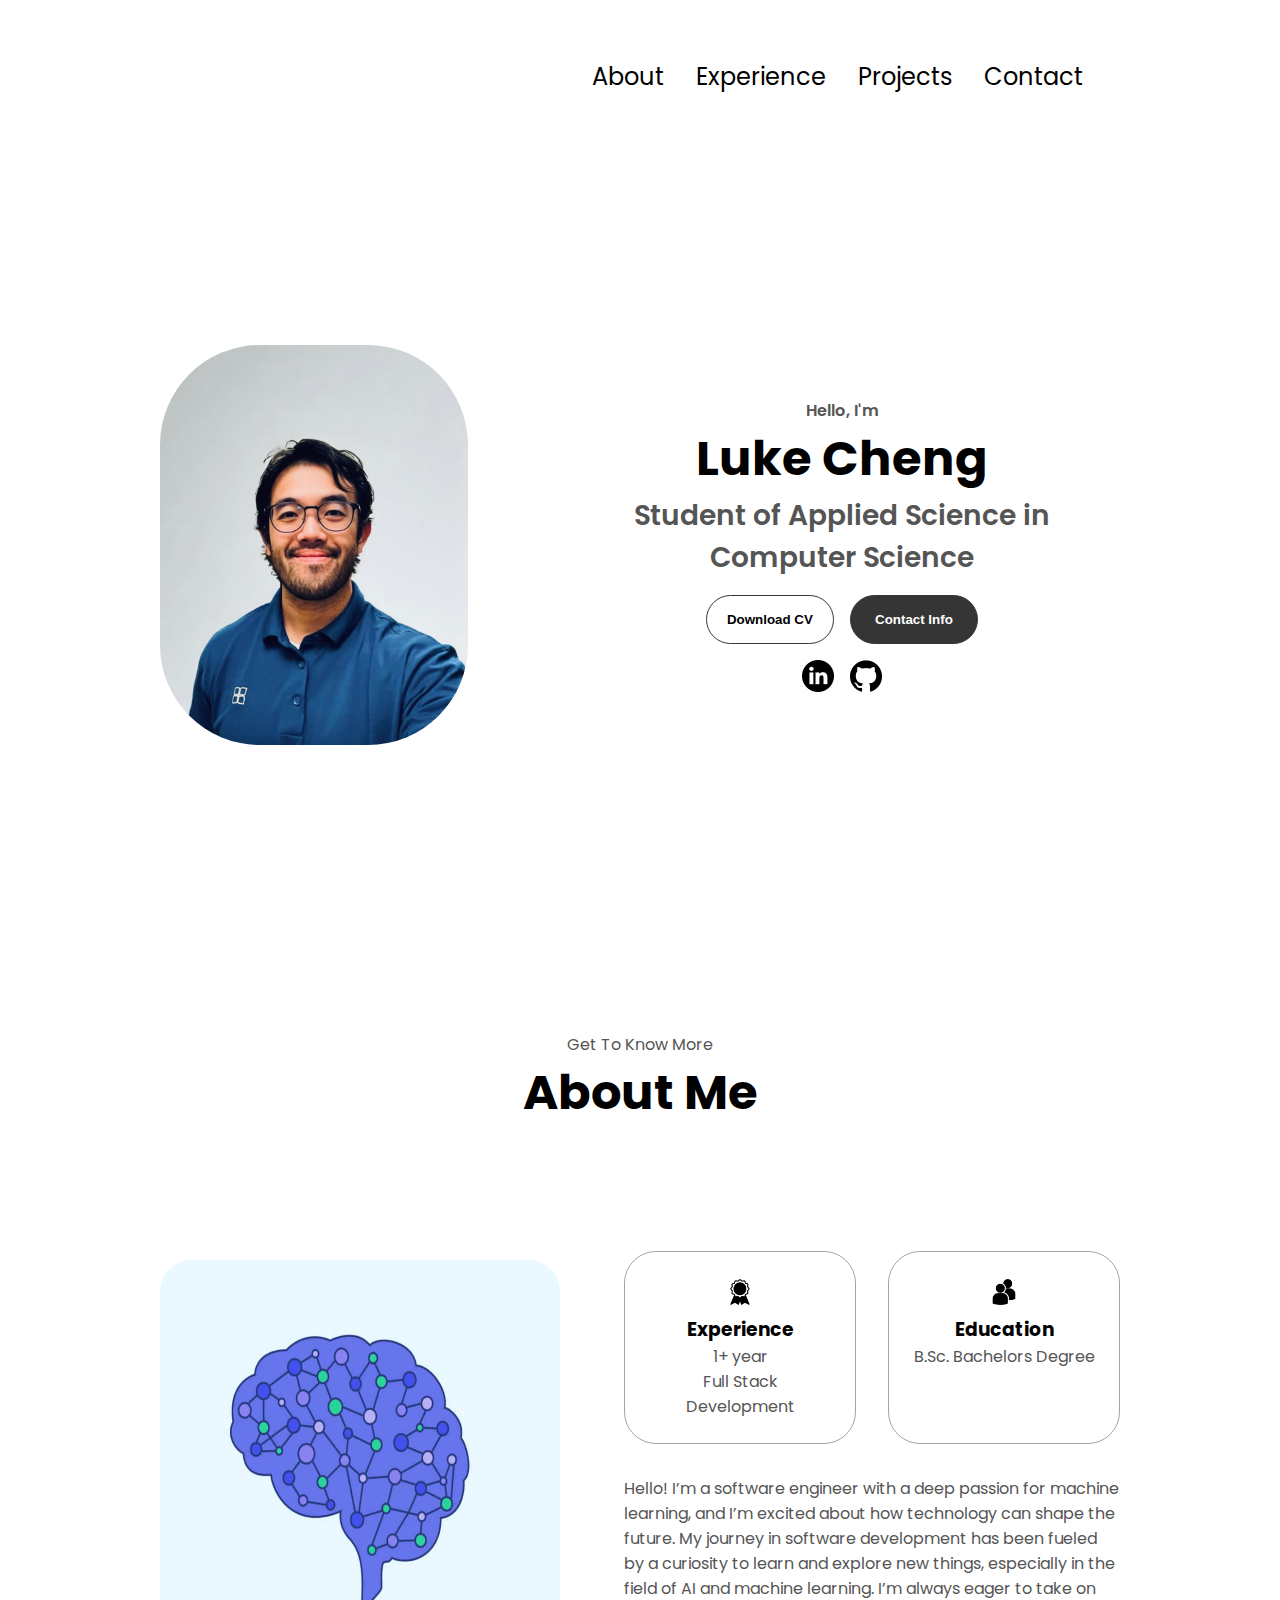
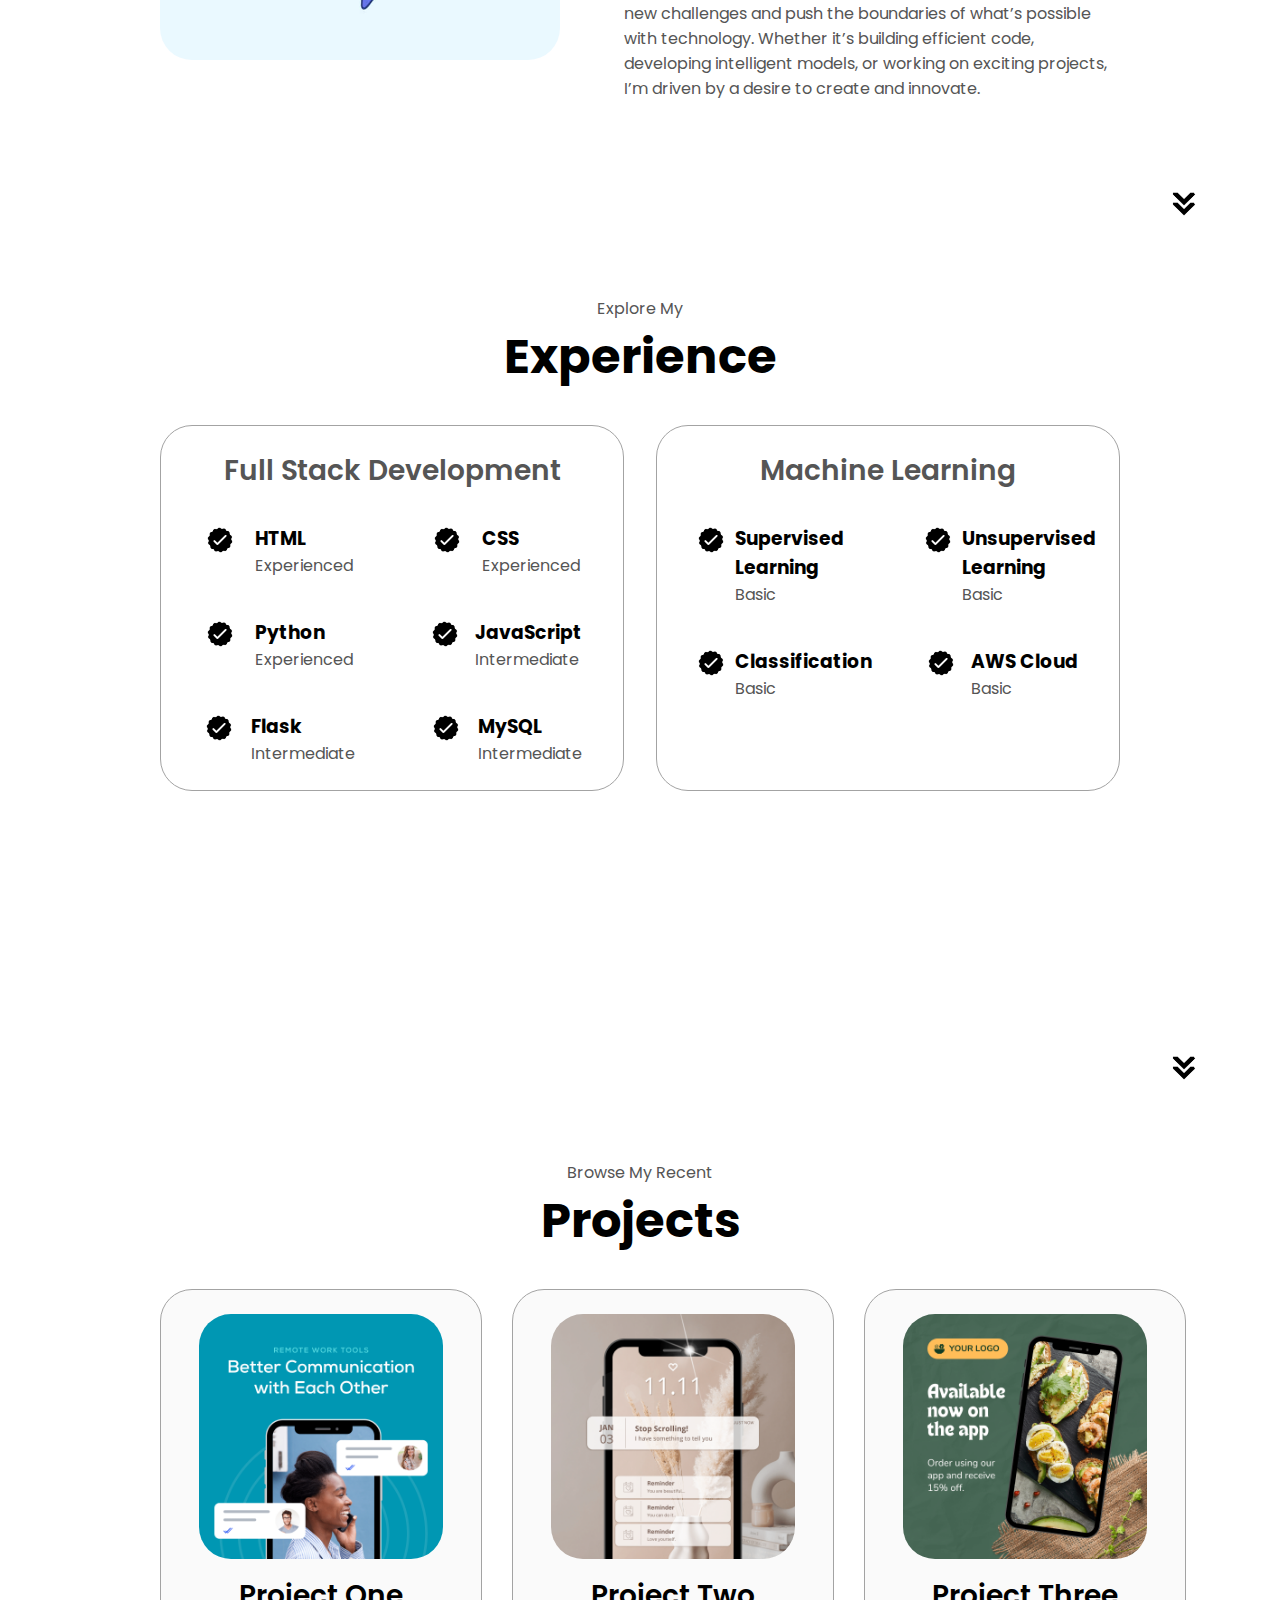
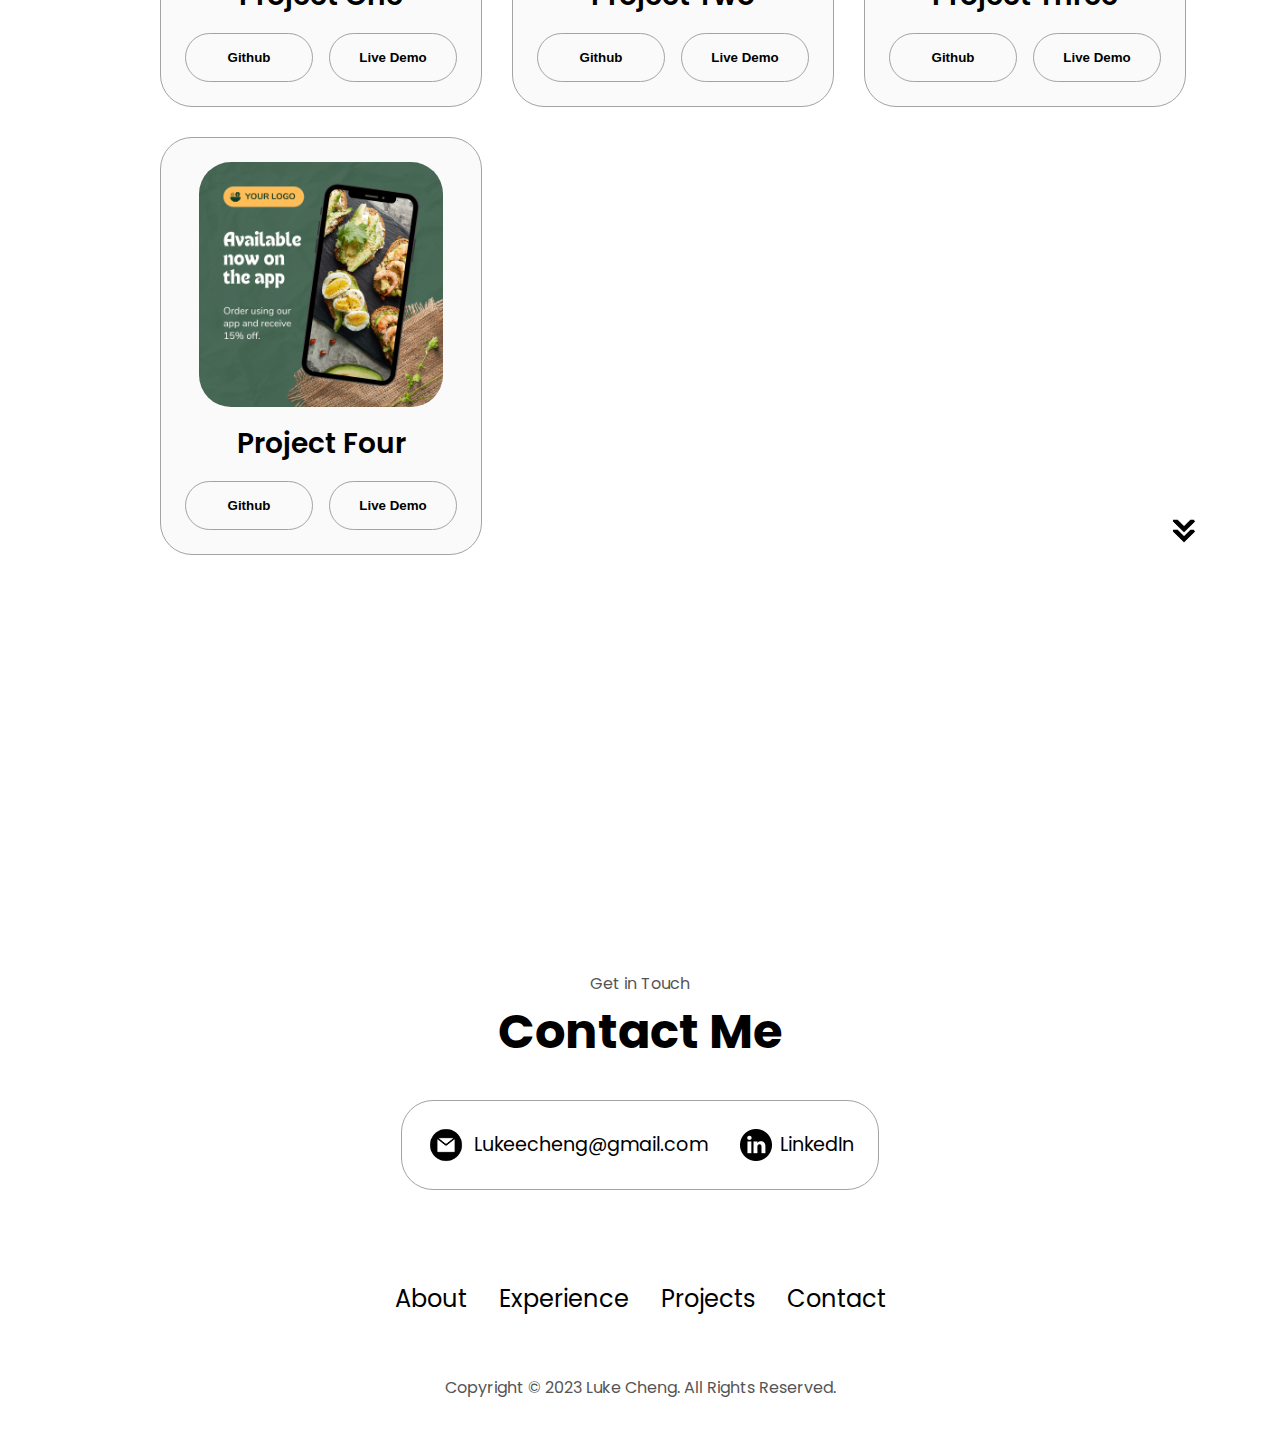
<file: index.html>
<!DOCTYPE html>
<html lang="en">
  <head>
    <meta charset="UTF-8" />
    <meta http-equiv="X-UA-Compatible" content="IE=edge" />
    <meta name="viewport" content="width=device-width, initial-scale=1.0" />
    <title>Luke's Portfolio</title>
    <link rel="stylesheet" href="style.css" />
    <link rel="stylesheet" href="mediaqueries.css" />
  </head>
  <body>
    <nav id="desktop-nav">
      <div class="logo"></div>
      <div>
        <ul class="nav-links">
          <li><a href="#about">About</a></li>
          <li><a href="#experience">Experience</a></li>
          <li><a href="#projects">Projects</a></li>
          <li><a href="#contact">Contact</a></li>
        </ul>
      </div>
    </nav>
    <nav id="hamburger-nav">
      <div class="logo"></div>
      <div class="hamburger-menu">
        <div class="hamburger-icon" onclick="toggleMenu()">
          <span></span>
          <span></span>
          <span></span>
        </div>
        <div class="menu-links">
          <li><a href="#about" onclick="toggleMenu()">About</a></li>
          <li><a href="#experience" onclick="toggleMenu()">Experience</a></li>
          <li><a href="#projects" onclick="toggleMenu()">Projects</a></li>
          <li><a href="#contact" onclick="toggleMenu()">Contact</a></li>
        </div>
      </div>
    </nav>
    <section id="profile">
      <div class="section__pic-container">
        <img id="profile-picture" src="./assets/profile.jpeg" alt="Luke Cheng profile picture" />
      </div>
      <div class="section__text">
        <p class="section__text__p1">Hello, I'm</p>
        <h1 class="title">Luke Cheng</h1>
        <p class="section__text__p2">Student of Applied Science in Computer Science</p>
        <div class="btn-container">
          <button
            class="btn btn-color-2"
            onclick="window.open('./assets/resume.pdf')"
          >
            Download CV
          </button>
          <button class="btn btn-color-1" onclick="location.href='./#contact'">
            Contact Info
          </button>
        </div>
        <div id="socials-container">
          <img
            src="./assets/linkedin.png"
            alt="My LinkedIn profile"
            class="icon"
            onclick="location.href='https://www.linkedin.com/in/lukee-cheng/'"
          />
          <img
            src="./assets/github.png"
            alt="My Github profile"
            class="icon"
            onclick="location.href='https://github.com/lukeckk'"
          />
        </div>
      </div>
    </section>
    <section id="about">
      <p class="section__text__p1">Get To Know More</p>
      <h1 class="title">About Me</h1>
      <div class="section-container">
        <div class="section__pic-container">
          <img
            src="./assets/brain.png"
            alt="Profile picture"
            class="about-pic"
            width="400"
          />
        </div>
        <div class="about-details-container">
          <div class="about-containers">
            <div class="details-container">
              <img
                src="./assets/experience.png"
                alt="Experience icon"
                class="icon"
              />
              <h3>Experience</h3>
              <p>1+ year <br />Full Stack Development</p>
            </div>
            <div class="details-container">
              <img
                src="./assets/education.png"
                alt="Education icon"
                class="icon"
              />
              <h3>Education</h3>
              <p>B.Sc. Bachelors Degree</p>
            </div>
          </div>
          <div class="text-container">
            <p>
              Hello! I’m a software engineer with a deep passion for machine learning, and I’m excited about how
              technology can shape the future. My journey in software development has been fueled by a curiosity to learn and
              explore new things, especially in the field of AI and machine learning. I’m always eager to take on new
              challenges and push the boundaries of what’s possible with technology. Whether it’s building efficient
              code, developing intelligent models, or working on exciting projects, I’m driven by a desire to create
              and innovate.
            </p>
          </div>
        </div>
      </div>
      <img
        src="./assets/arrow.png"
        alt="Arrow icon"
        class="icon arrow"
        onclick="location.href='./#experience'"
      />
    </section>
    <section id="experience">
      <p class="section__text__p1">Explore My</p>
      <h1 class="title">Experience</h1>
      <div class="experience-details-container">
        <div class="about-containers">
          <div class="details-container">
            <h2 class="experience-sub-title">Full Stack Development</h2>
            <div class="article-container">
              <article>
                <img
                  src="./assets/checkmark.png"
                  alt="Experience icon"
                  class="icon"
                />
                <div>
                  <h3>HTML</h3>
                  <p>Experienced</p>
                </div>
              </article>
              <article>
                <img
                  src="./assets/checkmark.png"
                  alt="Experience icon"
                  class="icon"
                />
                <div>
                  <h3>CSS</h3>
                  <p>Experienced</p>
                </div>
              </article>
              <article>
                <img
                  src="./assets/checkmark.png"
                  alt="Experience icon"
                  class="icon"
                />
                <div>
                  <h3>Python</h3>
                  <p>Experienced</p>
                </div>
              </article>
              <article>
                <img
                  src="./assets/checkmark.png"
                  alt="Experience icon"
                  class="icon"
                />
                <div>
                  <h3>JavaScript</h3>
                  <p>Intermediate</p>
                </div>
              </article>
              <article>
                <img
                  src="./assets/checkmark.png"
                  alt="Experience icon"
                  class="icon"
                />
                <div>
                  <h3>Flask</h3>
                  <p>Intermediate</p>
                </div>
              </article>
              <article>
                <img
                  src="./assets/checkmark.png"
                  alt="Experience icon"
                  class="icon"
                />
                <div>
                  <h3>MySQL</h3>
                  <p>Intermediate</p>
                </div>
              </article>
            </div>
          </div>
          <div class="details-container">
            <h2 class="experience-sub-title">Machine Learning</h2>
            <div class="article-container">
              <article>
                <img
                  src="./assets/checkmark.png"
                  alt="Experience icon"
                  class="icon"
                />
                <div>
                  <h3>Supervised Learning</h3>
                  <p>Basic</p>
                </div>
              </article>
              <article>
                <img
                  src="./assets/checkmark.png"
                  alt="Experience icon"
                  class="icon"
                />
                <div>
                  <h3>Unsupervised Learning</h3>
                  <p>Basic</p>
                </div>
              </article>
              <article>
                <img
                  src="./assets/checkmark.png"
                  alt="Experience icon"
                  class="icon"
                />
                <div>
                  <h3>Classification</h3>
                  <p>Basic</p>
                </div>
              </article>
              <article>
                <img
                  src="./assets/checkmark.png"
                  alt="Experience icon"
                  class="icon"
                />
                <div>
                  <h3>AWS Cloud</h3>
                  <p>Basic</p>
                </div>
              </article>
            </div>
          </div>
        </div>
      </div>
      <img
        src="./assets/arrow.png"
        alt="Arrow icon"
        class="icon arrow"
        onclick="location.href='./#projects'"
      />
    </section>
    <section id="projects">
      <p class="section__text__p1">Browse My Recent</p>
      <h1 class="title">Projects</h1>
      <div class="experience-details-container">
        <div class="about-containers">
          <div class="project-containers">
            <div class="details-container color-container">
              <div class="article-container">
                <img
                  src="./assets/project-1.png"
                  alt="Project 1"
                  class="project-img"
                />
              </div>
              <h2 class="experience-sub-title project-title">Project One</h2>
              <div class="btn-container">
                <button
                  class="btn btn-color-2 project-btn"
                  onclick="location.href='https://github.com/'"
                >
                  Github
                </button>
                <button
                  class="btn btn-color-2 project-btn"
                  onclick="location.href='https://github.com/'"
                >
                  Live Demo
                </button>
              </div>
            </div>
            <div class="details-container color-container">
              <div class="article-container">
                <img
                  src="./assets/project-2.png"
                  alt="Project 2"
                  class="project-img"
                />
              </div>
              <h2 class="experience-sub-title project-title">Project Two</h2>
              <div class="btn-container">
                <button
                  class="btn btn-color-2 project-btn"
                  onclick="location.href='https://github.com/'"
                >
                  Github
                </button>
                <button
                  class="btn btn-color-2 project-btn"
                  onclick="location.href='https://github.com/'"
                >
                  Live Demo
                </button>
              </div>
            </div>
            <div class="details-container color-container">
              <div class="article-container">
                <img
                  src="./assets/project-3.png"
                  alt="Project 3"
                  class="project-img"
                />
              </div>
              <h2 class="experience-sub-title project-title">Project Three</h2>
              <div class="btn-container">
                <button
                  class="btn btn-color-2 project-btn"
                  onclick="location.href='https://github.com/'"
                >
                  Github
                </button>
                <button
                  class="btn btn-color-2 project-btn"
                  onclick="location.href='https://github.com/'"
                >
                  Live Demo
                </button>
              </div>
            </div>
            <div class="details-container color-container">
              <div class="article-container">
                <img
                  src="./assets/project-3.png"
                  alt="Project 3"
                  class="project-img"
                />
              </div>
              <h2 class="experience-sub-title project-title">Project Four</h2>
              <div class="btn-container">
                <button
                  class="btn btn-color-2 project-btn"
                  onclick="location.href='https://github.com/'"
                >
                  Github
                </button>
                <button
                  class="btn btn-color-2 project-btn"
                  onclick="location.href='https://github.com/'"
                >
                  Live Demo
                </button>
              </div>
            </div>

          </div>
        </div>
      </div>
      <img
        src="./assets/arrow.png"
        alt="Arrow icon"
        class="icon arrow"
        onclick="location.href='./#contact'"
      />
    </section>
    <section id="contact">
      <p class="section__text__p1">Get in Touch</p>
      <h1 class="title">Contact Me</h1>
      <div class="contact-info-upper-container">
        <div class="contact-info-container">
          <img
            src="./assets/email.png"
            alt="Email icon"
            class="icon contact-icon email-icon"
          />
          <p><a href="mailto:examplemail@gmail.com">Lukeecheng@gmail.com</a></p>
        </div>
        <div class="contact-info-container">
          <img
            src="./assets/linkedin.png"
            alt="LinkedIn icon"
            class="icon contact-icon"
          />
          <p><a href="https://www.linkedin.com/in/lukee-cheng/">LinkedIn</a></p>
        </div>
      </div>
    </section>
    <footer>
      <nav>
        <div class="nav-links-container">
          <ul class="nav-links">
            <li><a href="#about">About</a></li>
            <li><a href="#experience">Experience</a></li>
            <li><a href="#projects">Projects</a></li>
            <li><a href="#contact">Contact</a></li>
          </ul>
        </div>
      </nav>
      <p>Copyright &#169; 2023 Luke Cheng. All Rights Reserved.</p>
    </footer>
    <script src="script.js"></script>
  </body>
</html>
</file>
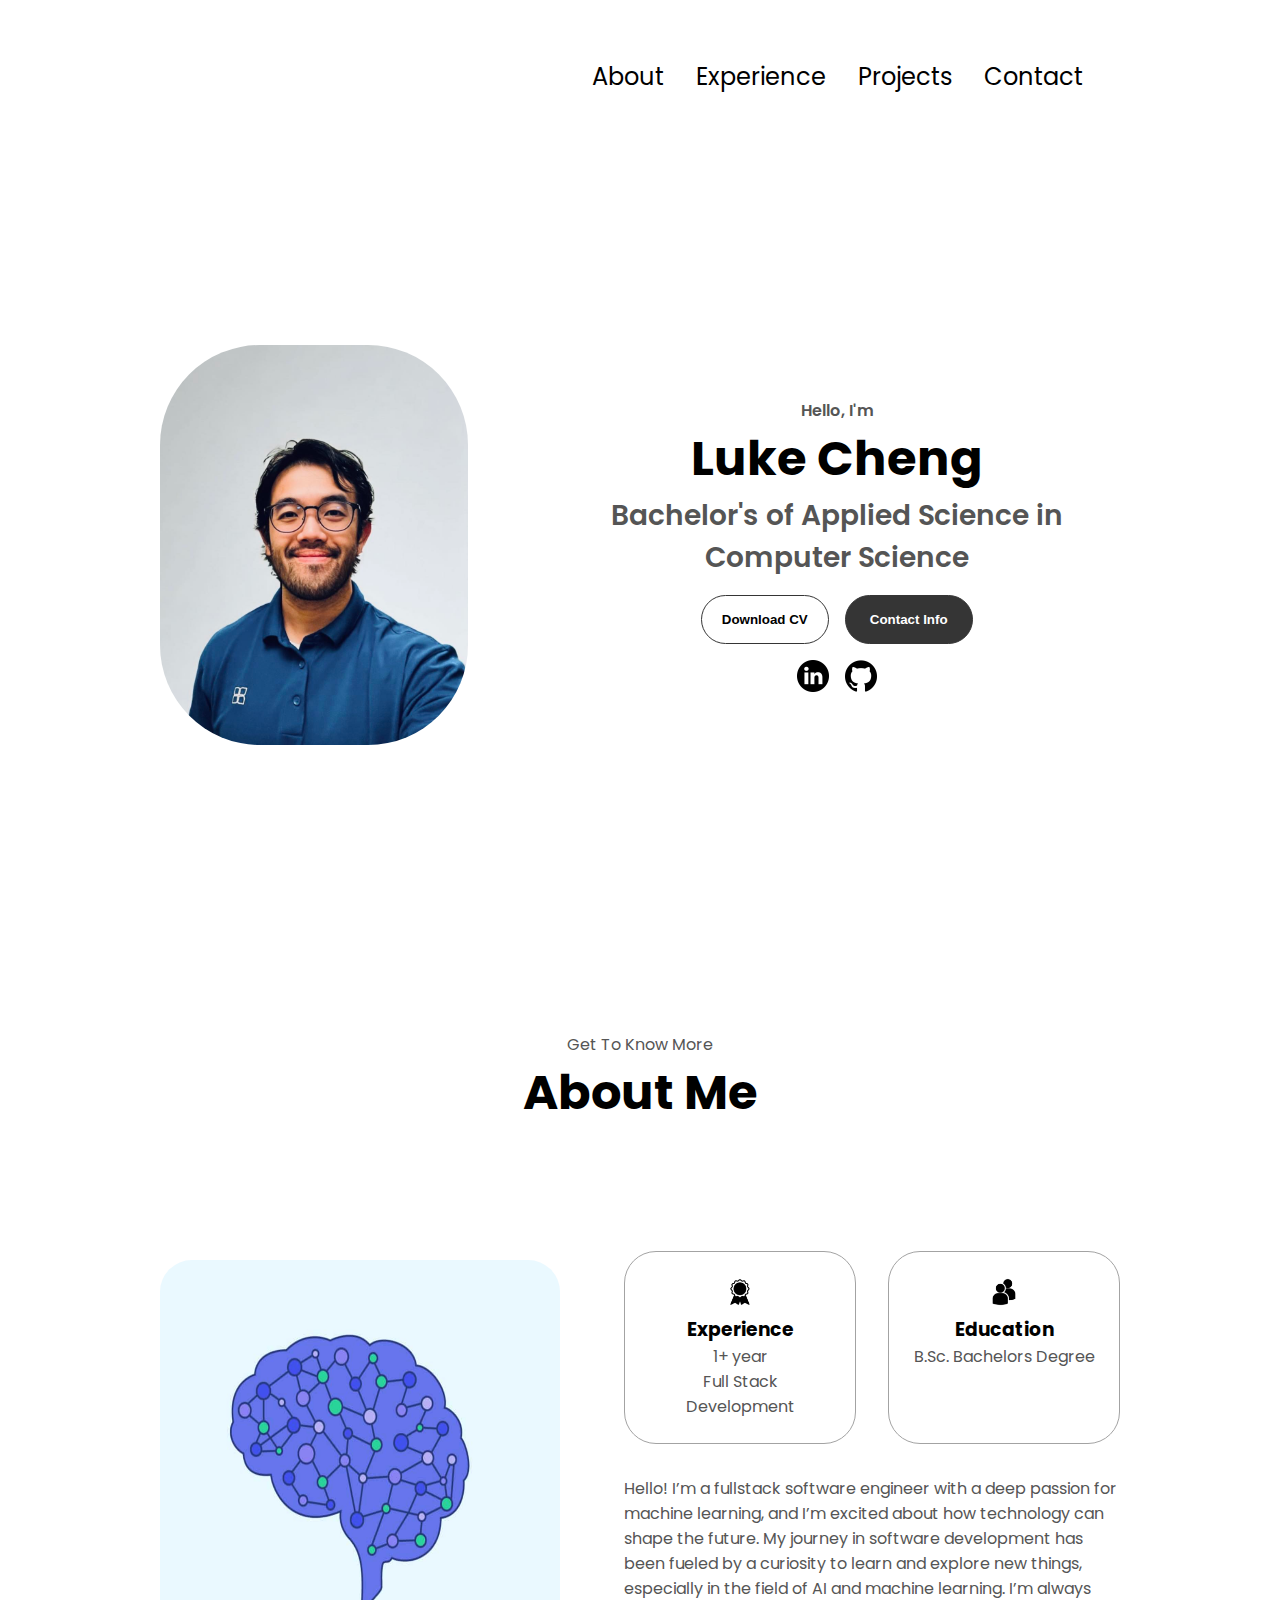
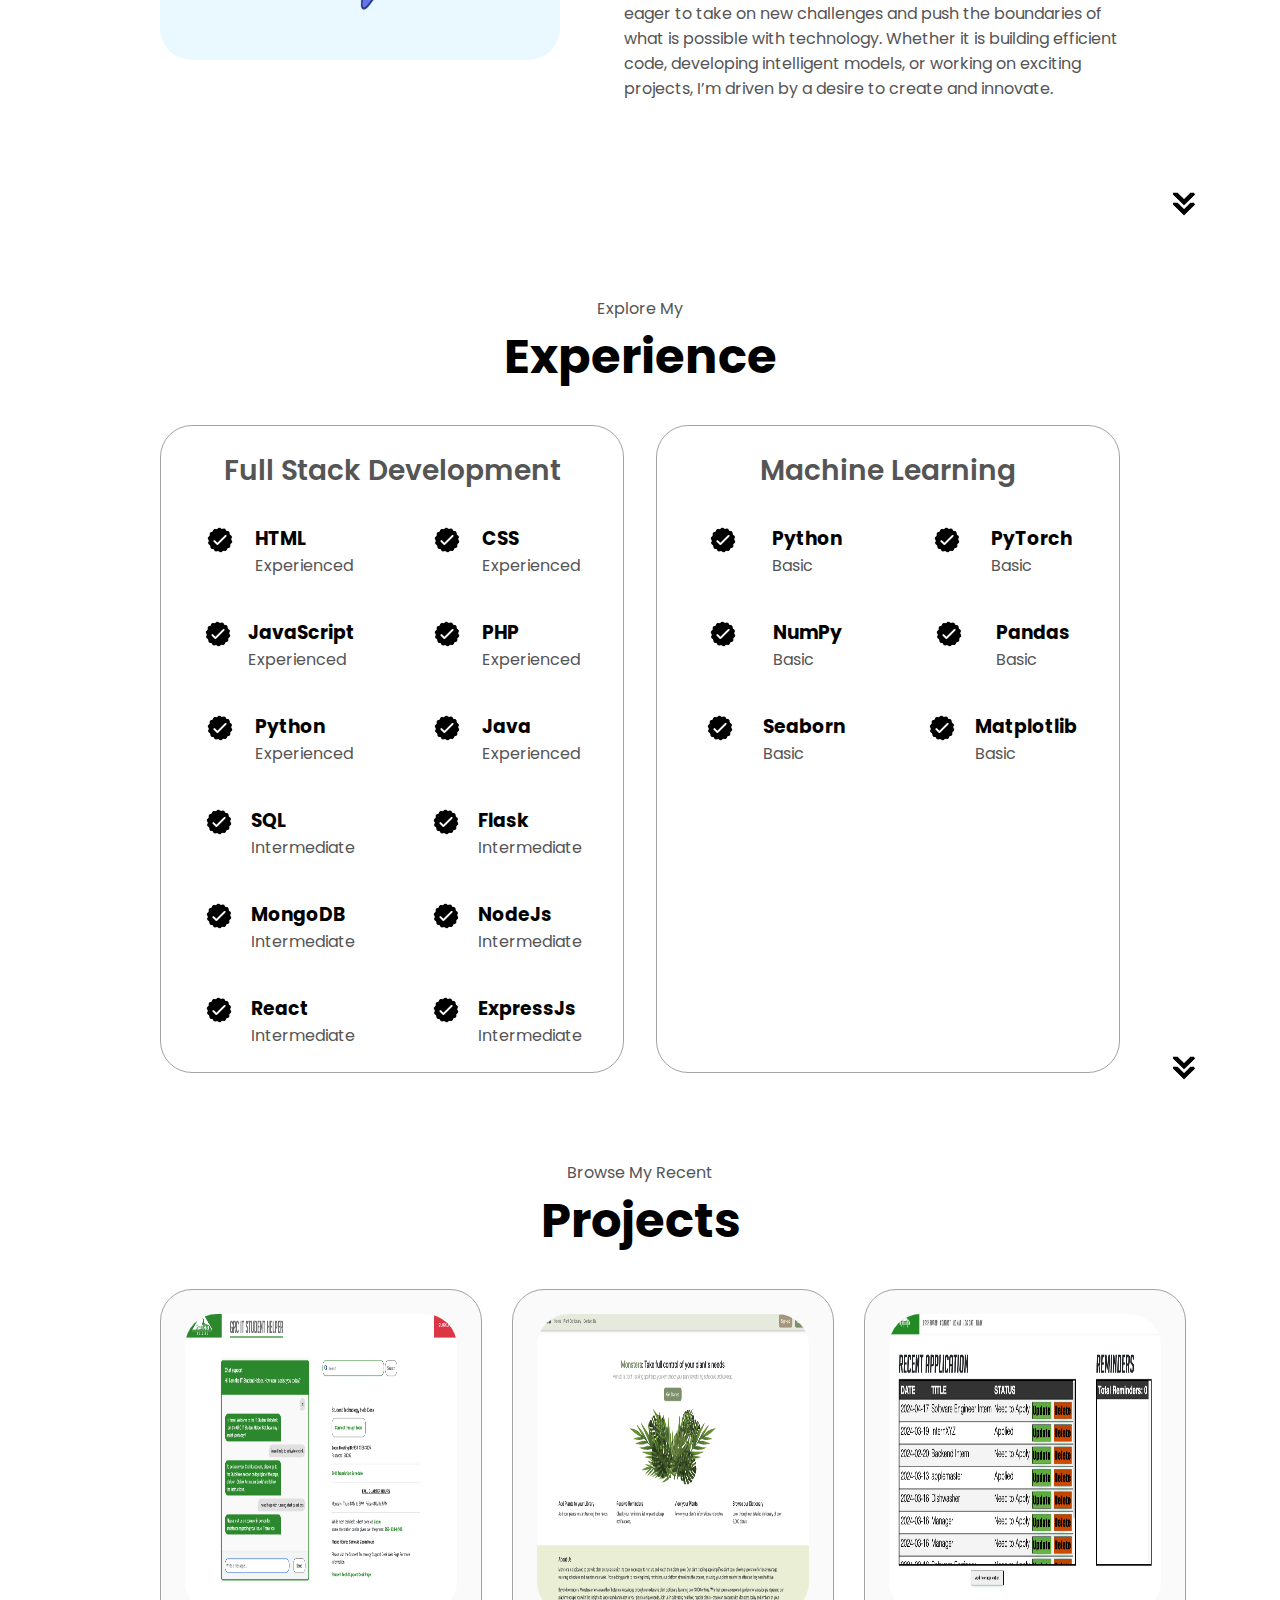
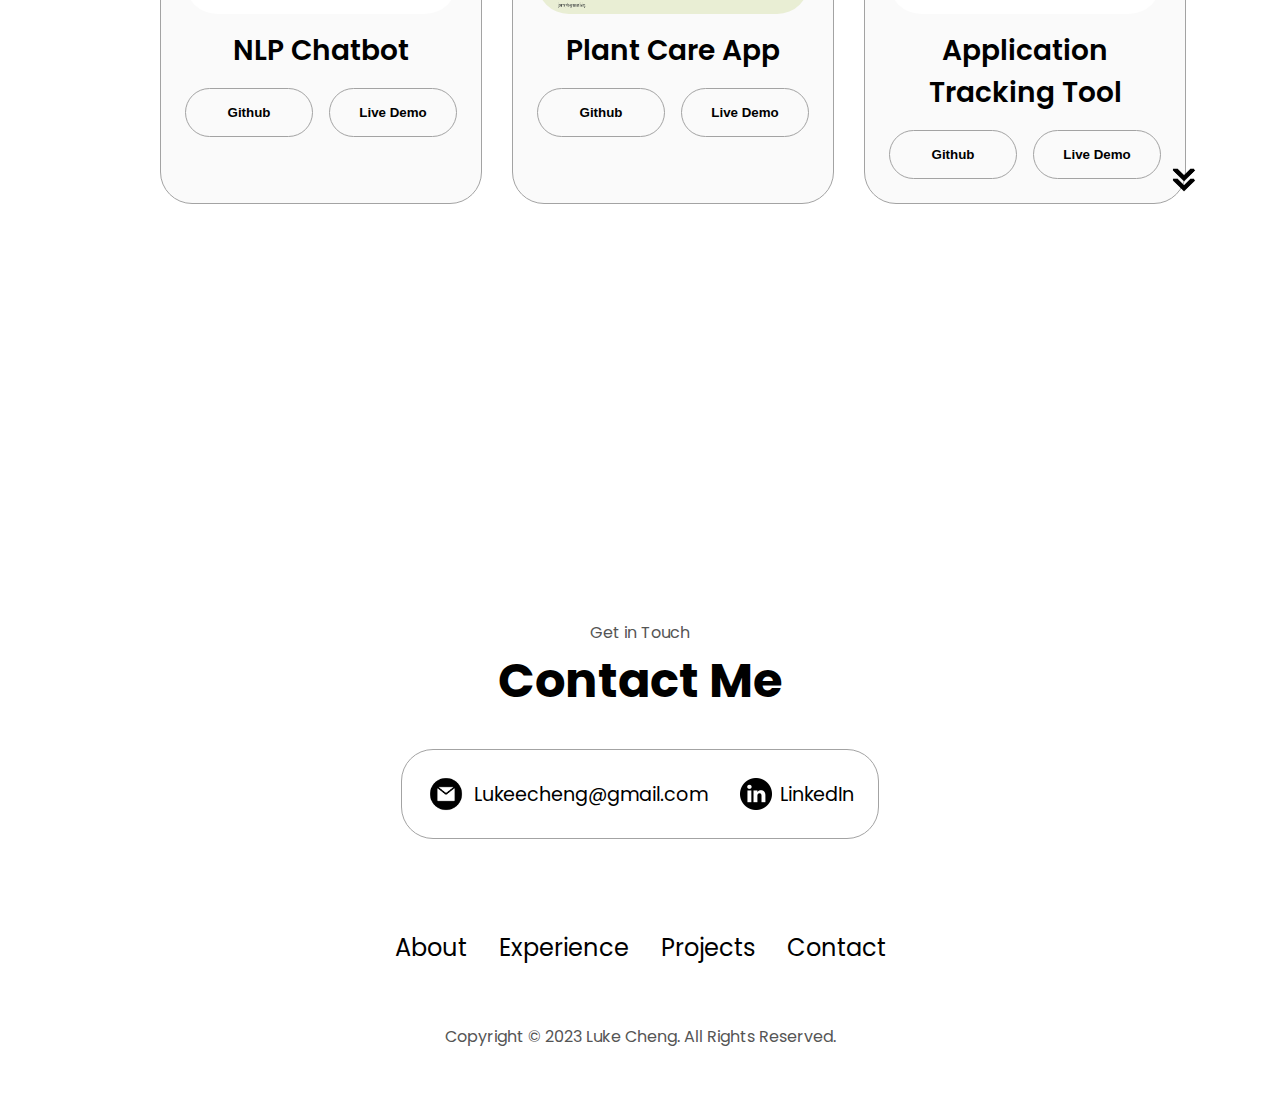
<file: docs/index.html>
<!DOCTYPE html>
<html lang="en">
  <head>
    <meta charset="UTF-8" />
    <meta http-equiv="X-UA-Compatible" content="IE=edge" />
    <meta name="viewport" content="width=device-width, initial-scale=1.0" />
    <title>Luke's Portfolio</title>
    <link rel="stylesheet" href="style.css" />
    <link rel="stylesheet" href="mediaqueries.css" />
  </head>
  <body>
    <nav id="desktop-nav">
      <div class="logo"></div>
      <div>
        <ul class="nav-links">
          <li><a href="#about">About</a></li>
          <li><a href="#experience">Experience</a></li>
          <li><a href="#projects">Projects</a></li>
          <li><a href="#contact">Contact</a></li>
        </ul>
      </div>
    </nav>
    <nav id="hamburger-nav">
      <div class="logo"></div>
      <div class="hamburger-menu">
        <div class="hamburger-icon" onclick="toggleMenu()">
          <span></span>
          <span></span>
          <span></span>
        </div>
        <div class="menu-links">
          <li><a href="#about" onclick="toggleMenu()">About</a></li>
          <li><a href="#experience" onclick="toggleMenu()">Experience</a></li>
          <li><a href="#projects" onclick="toggleMenu()">Projects</a></li>
          <li><a href="#contact" onclick="toggleMenu()">Contact</a></li>
        </div>
      </div>
    </nav>
    <section id="profile">
      <div class="section__pic-container">
        <img id="profile-picture" src="./assets/profile.jpeg" alt="Luke Cheng profile picture" />
      </div>
      <div class="section__text">
        <p class="section__text__p1">Hello, I'm</p>
        <h1 class="title">Luke Cheng</h1>
        <p class="section__text__p2">Bachelor's of Applied Science in Computer Science</p>
        <div class="btn-container">
          <button
            class="btn btn-color-2"
            onclick="window.open('./assets/LukeChengResume.pdf')"
          >
            Download CV
          </button>
          <button class="btn btn-color-1" onclick="location.href='#contact'">
            Contact Info
          </button>
        </div>
        <div id="socials-container">
          <img
            src="./assets/linkedin.png"
            alt="My LinkedIn profile"
            class="icon"
            onclick="location.href='https://www.linkedin.com/in/lukee-cheng/'"
          />
          <img
            src="./assets/github.png"
            alt="My Github profile"
            class="icon"
            onclick="location.href='https://github.com/lukeckk'"
          />
        </div>
      </div>
    </section>
    <section id="about">
      <p class="section__text__p1">Get To Know More</p>
      <h1 class="title">About Me</h1>
      <div class="section-container">
        <div class="section__pic-container">
          <img
            src="./assets/brain.png"
            alt="Profile picture"
            class="about-pic"
            width="400"
          />
        </div>
        <div class="about-details-container">
          <div class="about-containers">
            <div class="details-container">
              <img
                src="./assets/experience.png"
                alt="Experience icon"
                class="icon"
              />
              <h3>Experience</h3>
              <p>1+ year <br />Full Stack Development</p>
            </div>
            <div class="details-container">
              <img
                src="./assets/education.png"
                alt="Education icon"
                class="icon"
              />
              <h3>Education</h3>
              <p>B.Sc. Bachelors Degree</p>
            </div>
          </div>
          <div class="text-container">
            <p>
              Hello! I’m a fullstack software engineer with a deep passion for machine learning, and I’m excited about how
              technology can shape the future. My journey in software development has been fueled by a curiosity to learn and
              explore new things, especially in the field of AI and machine learning. I’m always eager to take on new
              challenges and push the boundaries of what is possible with technology. Whether it is building efficient
              code, developing intelligent models, or working on exciting projects, I’m driven by a desire to create
              and innovate.
            </p>
          </div>
        </div>
      </div>
      <img
        src="./assets/arrow.png"
        alt="Arrow icon"
        class="icon arrow"
        onclick="location.href='#experience'"
      />
    </section>
    <section id="experience">
      <p class="section__text__p1">Explore My</p>
      <h1 class="title">Experience</h1>
      <div class="experience-details-container">
        <div class="about-containers">
          <div class="details-container">
            <h2 class="experience-sub-title">Full Stack Development</h2>
            <div class="article-container">
              <article>
                <img
                  src="./assets/checkmark.png"
                  alt="Experience icon"
                  class="icon"
                />
                <div>
                  <h3>HTML</h3>
                  <p>Experienced</p>
                </div>
              </article>
              <article>
                <img
                  src="./assets/checkmark.png"
                  alt="Experience icon"
                  class="icon"
                />
                <div>
                  <h3>CSS</h3>
                  <p>Experienced</p>
                </div>
              </article>
              <article>
                <img
                  src="./assets/checkmark.png"
                  alt="Experience icon"
                  class="icon"
                />
                <div>
                  <h3>JavaScript</h3>
                  <p>Experienced</p>
                </div>
              </article>
              <article>
                <img
                  src="./assets/checkmark.png"
                  alt="Experience icon"
                  class="icon"
                />
                <div>
                  <h3>PHP</h3>
                  <p>Experienced</p>
                </div>
              </article>
              <article>
                <img
                  src="./assets/checkmark.png"
                  alt="Experience icon"
                  class="icon"
                />
                <div>
                  <h3>Python</h3>
                  <p>Experienced</p>
                </div>
              </article>
              <article>
                <img
                  src="./assets/checkmark.png"
                  alt="Experience icon"
                  class="icon"
                />
                <div>
                  <h3>Java</h3>
                  <p>Experienced</p>
                </div>
              </article>
              <article>
                <img
                  src="./assets/checkmark.png"
                  alt="Experience icon"
                  class="icon"
                />
                <div>
                  <h3>SQL</h3>
                  <p>Intermediate</p>
                </div>
              </article>
              <article>
                <img
                  src="./assets/checkmark.png"
                  alt="Experience icon"
                  class="icon"
                />
                <div>
                  <h3>Flask</h3>
                  <p>Intermediate</p>
                </div>
              </article>
              <article>
                <img
                  src="./assets/checkmark.png"
                  alt="Experience icon"
                  class="icon"
                />
                <div>
                  <h3>MongoDB</h3>
                  <p>Intermediate</p>
                </div>
              </article>
              <article>
                <img
                  src="./assets/checkmark.png"
                  alt="Experience icon"
                  class="icon"
                />
                <div>
                  <h3>NodeJs</h3>
                  <p>Intermediate</p>
                </div>
              </article>
              <article>
                <img
                  src="./assets/checkmark.png"
                  alt="Experience icon"
                  class="icon"
                />
                <div>
                  <h3>React</h3>
                  <p>Intermediate</p>
                </div>
              </article>
              <article>
                <img
                  src="./assets/checkmark.png"
                  alt="Experience icon"
                  class="icon"
                />
                <div>
                  <h3>ExpressJs</h3>
                  <p>Intermediate</p>
                </div>
              </article>
            </div>
          </div>
          <div class="details-container">
            <h2 class="experience-sub-title">Machine Learning</h2>
            <div class="article-container">
              <article>
                <img
                  src="./assets/checkmark.png"
                  alt="Experience icon"
                  class="icon"
                />
                <div>
                  <h3>Python</h3>
                  <p>Basic</p>
                </div>
              </article>
              <article>
                <img
                  src="./assets/checkmark.png"
                  alt="Experience icon"
                  class="icon"
                />
                <div>
                  <h3>PyTorch</h3>
                  <p>Basic</p>
                </div>
              </article>
              <article>
                <img
                  src="./assets/checkmark.png"
                  alt="Experience icon"
                  class="icon"
                />
                <div>
                  <h3>NumPy</h3>
                  <p>Basic</p>
                </div>
              </article>
              <article>
                <img
                  src="./assets/checkmark.png"
                  alt="Experience icon"
                  class="icon"
                />
                <div>
                  <h3>Pandas</h3>
                  <p>Basic</p>
                </div>
              </article>
              <article>
                <img
                  src="./assets/checkmark.png"
                  alt="Experience icon"
                  class="icon"
                />
                <div>
                  <h3>Seaborn</h3>
                  <p>Basic</p>
                </div>
              </article>
              <article>
                <img
                  src="./assets/checkmark.png"
                  alt="Experience icon"
                  class="icon"
                />
                <div>
                  <h3>Matplotlib</h3>
                  <p>Basic</p>
                </div>
              </article>
            </div>
          </div>
        </div>
      </div>
      <img
        src="./assets/arrow.png"
        alt="Arrow icon"
        class="icon arrow"
        onclick="location.href='#projects'"
      />
    </section>
    <section id="projects">
      <p class="section__text__p1">Browse My Recent</p>
      <h1 class="title">Projects</h1>
      <div class="experience-details-container">
        <div class="about-containers">
          <div class="project-containers">
            <div class="details-container color-container">
              <div class="article-container">
                <img
                  src="./assets/chatbot.png"
                  alt="NLP Chatbot"
                  class="project-img"
                />
              </div>
              <h2 class="experience-sub-title project-title">NLP Chatbot</h2>
              <div class="btn-container">
                <button
                  class="btn btn-color-2 project-btn"
                  onclick="location.href='https://github.com/lukeckk/IT_chatbot'"
                >
                  Github
                </button>
                <button
                  class="btn btn-color-2 project-btn"
                  onclick="location.href='https://grc-itchatbot.onrender.com/'"
                >
                  Live Demo
                </button>
              </div>
            </div>
            <div class="details-container color-container">
              <div class="article-container">
                <img
                  src="./assets/monstera.png"
                  alt="Plant Care App"
                  class="project-img"
                />
              </div>
              <h2 class="experience-sub-title project-title">Plant Care App</h2>
              <div class="btn-container">
                <button
                  class="btn btn-color-2 project-btn"
                  onclick="location.href='https://github.com/lukeckk/monstera-project-repo'"
                >
                  Github
                </button>
                <button
                  class="btn btn-color-2 project-btn"
                  onclick="location.href='https://kcheng.greenriverdev.com/328/monstera-project-done/'"
                >
                  Live Demo
                </button>
              </div>
            </div>
            <div class="details-container color-container">
              <div class="article-container">
                <img
                  src="./assets/att.png"
                  alt="Application Tracking Tool"
                  class="project-img"
                />
              </div>
              <h2 class="experience-sub-title project-title">Application Tracking Tool</h2>
              <div class="btn-container">
                <button
                  class="btn btn-color-2 project-btn"
                  onclick="location.href='https://github.com/lukeckk/TeamAnt'"
                >
                  Github
                </button>
                <button
                  class="btn btn-color-2 project-btn"
                  onclick="location.href='https://teamant.greenriverdev.com/SprintFive/html/loginPage.php'"
                >
                  Live Demo
                </button>
              </div>
            </div>
            <!-- <div class="details-container color-container">
              <div class="article-container">
                <img
                  src="./assets/project-4.png"
                  alt="Project 4"
                  class="project-img"
                />
              </div>
              <h2 class="experience-sub-title project-title">Project Four</h2>
              <div class="btn-container">
                <button
                  class="btn btn-color-2 project-btn"
                  onclick="location.href='https://github.com/'"
                >
                  Github
                </button>
                <button
                  class="btn btn-color-2 project-btn"
                  onclick="location.href='https://github.com/'"
                >
                  Live Demo
                </button>
              </div>
            </div> -->

          </div>
        </div>
      </div>
      <img
        src="./assets/arrow.png"
        alt="Arrow icon"
        class="icon arrow"
        onclick="location.href='#contact'"
      />
    </section>
    <section id="contact">
      <p class="section__text__p1">Get in Touch</p>
      <h1 class="title">Contact Me</h1>
      <div class="contact-info-upper-container">
        <div class="contact-info-container">
          <img
            src="./assets/email.png"
            alt="Email icon"
            class="icon contact-icon email-icon"
          />
          <p><a href="mailto:examplemail@gmail.com">Lukeecheng@gmail.com</a></p>
        </div>
        <div class="contact-info-container">
          <img
            src="./assets/linkedin.png"
            alt="LinkedIn icon"
            class="icon contact-icon"
          />
          <p><a href="https://www.linkedin.com/in/lukee-cheng/">LinkedIn</a></p>
        </div>
      </div>
    </section>
    <footer>
      <nav>
        <div class="nav-links-container">
          <ul class="nav-links">
            <li><a href="#about">About</a></li>
            <li><a href="#experience">Experience</a></li>
            <li><a href="#projects">Projects</a></li>
            <li><a href="#contact">Contact</a></li>
          </ul>
        </div>
      </nav>
      <p>Copyright &#169; 2023 Luke Cheng. All Rights Reserved.</p>
    </footer>
    <script src="script.js"></script>
  </body>
</html>
</file>
<file: style.css>
/* GENERAL */

@import url("https://fonts.googleapis.com/css2?family=Poppins:wght@300;400;500;600&display=swap");

* {
  margin: 0;
  padding: 0;
}

body {
  font-family: "Poppins", sans-serif;
}

html {
  scroll-behavior: smooth;
}

p {
  color: rgb(85, 85, 85);
}

/* TRANSITION */

a,
.btn {
  transition: all 300ms ease;
}

/* DESKTOP NAV */

nav,
.nav-links {
  display: flex;
}

nav {
  justify-content: space-around;
  align-items: center;
  height: 17vh;
}

.nav-links {
  gap: 2rem;
  list-style: none;
  font-size: 1.5rem;
}

a {
  color: black;
  text-decoration: none;
  text-decoration-color: white;
}

a:hover {
  color: grey;
  text-decoration: underline;
  text-underline-offset: 1rem;
  text-decoration-color: rgb(181, 181, 181);
}

.logo {
  font-size: 2rem;
}

.logo:hover {
  cursor: default;
}

/* HAMBURGER MENU */

#hamburger-nav {
  display: none;
}

.hamburger-menu {
  position: relative;
  display: inline-block;
}

.hamburger-icon {
  display: flex;
  flex-direction: column;
  justify-content: space-between;
  height: 24px;
  width: 30px;
  cursor: pointer;
}

.hamburger-icon span {
  width: 100%;
  height: 2px;
  background-color: black;
  transition: all 0.3 ease-in-out;
}

.menu-links {
  position: absolute;
  top: 100%;
  right: 0;
  background-color: white;
  width: fit-content;
  max-height: 0;
  overflow: hidden;
  transition: all 0.3 ease-in-out;
}

.menu-links a {
  display: block;
  padding: 10px;
  text-align: center;
  font-size: 1.5rem;
  color: black;
  text-decoration: none;
  transition: all 0.3 ease-in-out;
}

.menu-links li {
  list-style: none;
}

.menu-links.open {
  max-height: 300px;
}

.hamburger-icon.open span:first-child {
  transform: rotate(45deg) translate(10px, 5px);
}

.hamburger-icon.open span:nth-child(2) {
  opacity: 0;
}

.hamburger-icon.open span:last-child {
  transform: rotate(-45deg) translate(10px, -5px);
}

.hamburger-icon span:first-child {
  transform: none;
}

.hamburger-icon span:first-child {
  opacity: 1;
}

.hamburger-icon span:first-child {
  transform: none;
}

/* SECTIONS */

section {
  padding-top: 4vh;
  height: 96vh;
  margin: 0 10rem;
  box-sizing: border-box;
  min-height: fit-content;
}

.section-container {
  display: flex;
}

/* PROFILE SECTION */

#profile {
  display: flex;
  justify-content: center;
  gap: 5rem;
  height: 80vh;
}

#profile-picture {
  border-radius: 100px;
}

.section__pic-container {
  display: flex;
  height: 400px;
  width: 400px;
  margin: auto 0;
}

.section__text {
  align-self: center;
  text-align: center;
}

.section__text p {
  font-weight: 600;
}

.section__text__p1 {
  text-align: center;
}

.section__text__p2 {
  font-size: 1.75rem;
  margin-bottom: 1rem;
}

.title {
  font-size: 3rem;
  text-align: center;
}

#socials-container {
  display: flex;
  justify-content: center;
  margin-top: 1rem;
  gap: 1rem;
}

/* ICONS */

.icon {
  cursor: pointer;
  height: 2rem;
}

/* BUTTONS */

.btn-container {
  display: flex;
  justify-content: center;
  gap: 1rem;
}

.btn {
  font-weight: 600;
  transition: all 300ms ease;
  padding: 1rem;
  width: 8rem;
  border-radius: 2rem;
}

.btn-color-1,
.btn-color-2 {
  border: rgb(53, 53, 53) 0.1rem solid;
}

.btn-color-1:hover,
.btn-color-2:hover {
  cursor: pointer;
}

.btn-color-1,
.btn-color-2:hover {
  background: rgb(53, 53, 53);
  color: white;
}

.btn-color-1:hover {
  background: rgb(0, 0, 0);
}

.btn-color-2 {
  background: none;
}

.btn-color-2:hover {
  border: rgb(255, 255, 255) 0.1rem solid;
}

.btn-container {
  gap: 1rem;
}

/* ABOUT SECTION */

#about {
  position: relative;
}

.about-containers {
  gap: 2rem;
  margin-bottom: 2rem;
  margin-top: 2rem;
}

.about-details-container {
  justify-content: center;
  flex-direction: column;
}

.about-containers,
.about-details-container {
  display: flex;
}

.project-containers {
  display: grid;
  grid-template-columns: 1fr 1fr 1fr;
  gap: 30px;
}

.about-pic {
  border-radius: 2rem;
}

.arrow {
  position: absolute;
  right: -5rem;
  bottom: 2.5rem;
}

.details-container {
  padding: 1.5rem;
  flex: 1;
  background: white;
  border-radius: 2rem;
  border: rgb(53, 53, 53) 0.1rem solid;
  border-color: rgb(163, 163, 163);
  text-align: center;
}

.section-container {
  gap: 4rem;
  height: 80%;
}

.section__pic-container {
  height: 400px;
  width: 400px;
  margin: auto 0;
}

/* EXPERIENCE SECTION */

#experience {
  position: relative;
}

.experience-sub-title {
  color: rgb(85, 85, 85);
  font-weight: 600;
  font-size: 1.75rem;
  margin-bottom: 2rem;
}

.experience-details-container {
  display: flex;
  justify-content: center;
  flex-direction: column;
}

.article-container {
  display: flex;
  text-align: initial;
  flex-wrap: wrap;
  flex-direction: row;
  gap: 2.5rem;
  justify-content: space-around;
}

article {
  display: flex;
  width: 10rem;
  justify-content: space-around;
  gap: 0.5rem;
}

article .icon {
  cursor: default;
}

/* PROJECTS SECTION */

#projects {
  position: relative;
}

.color-container {
  border-color: rgb(163, 163, 163);
  background: rgb(250, 250, 250);
}

.project-img {
  border-radius: 2rem;
  width: 90%;
  height: 90%;
}

.project-title {
  margin: 1rem;
  color: black;
}

.project-btn {
  color: black;
  border-color: rgb(163, 163, 163);
}

/* CONTACT */

#contact {
  display: flex;
  justify-content: center;
  flex-direction: column;
  height: 70vh;
  padding-top: 30%;
}

.contact-info-upper-container {
  display: flex;
  justify-content: center;
  border-radius: 2rem;
  border: rgb(53, 53, 53) 0.1rem solid;
  border-color: rgb(163, 163, 163);
  background: (250, 250, 250);
  margin: 2rem auto;
  padding: 0.5rem;
}

.contact-info-container {
  display: flex;
  align-items: center;
  justify-content: center;
  gap: 0.5rem;
  margin: 1rem;
}

.contact-info-container p {
  font-size: larger;
}

.contact-icon {
  cursor: default;
}

.email-icon {
  height: 2.5rem;
}

/* FOOTER SECTION */

footer {
  height: 26vh;
  margin: 0 1rem;
}

footer p {
  text-align: center;
}
</file>
<file: mediaqueries.css>
@media screen and (max-width: 1400px) {
  #profile {
    height: 83vh;
    margin-bottom: 6rem;
  }
  .about-containers {
    flex-wrap: wrap;
  }
  #contact,
  #projects {
    height: fit-content;
  }
}

@media screen and (max-width: 1200px) {
  #desktop-nav {
    display: none;
  }
  #hamburger-nav {
    display: flex;
  }
  #experience,
  .experience-details-container {
    margin-top: 2rem;
  }
  #profile,
  .section-container {
    display: block;
  }
  .arrow {
    display: none;
  }
  section,
  .section-container {
    height: fit-content;
  }
  section {
    margin: 0 5%;
  }
  .section__pic-container {
    width: 275px;
    height: 275px;
    margin: 0 auto 2rem;
  }
  .about-containers {
    margin-top: 0;
  }
}

@media screen and (max-width: 600px) {
  #contact,
  footer {
    height: 40vh;
  }
  #profile {
    height: 83vh;
    margin-bottom: 0;
  }
  article {
    font-size: 1rem;
  }
  footer nav {
    height: fit-content;
    margin-bottom: 2rem;
  }
  .about-containers,
  .contact-info-upper-container,
  .btn-container {
    flex-wrap: wrap;
  }
  .contact-info-container {
    margin: 0;
  }
  .contact-info-container p,
  .nav-links li a {
    font-size: 1rem;
  }
  .experience-sub-title {
    font-size: 1.25rem;
  }
  .logo {
    font-size: 1.5rem;
  }
  .nav-links {
    flex-direction: column;
    gap: 0.5rem;
    text-align: center;
  }
  .section__pic-container {
    width: auto;
    height: 46vw;
    justify-content: center;
  }
  .section__text__p2 {
    font-size: 1.25rem;
  }
  .title {
    font-size: 2rem;
  }
  .text-container {
    text-align: justify;
  }
}
</file>
<file: docs/style.css>
/* GENERAL */

@import url("https://fonts.googleapis.com/css2?family=Poppins:wght@300;400;500;600&display=swap");

* {
  margin: 0;
  padding: 0;
}

body {
  font-family: "Poppins", sans-serif;
}

html {
  scroll-behavior: smooth;
}

p {
  color: rgb(85, 85, 85);
}

/* TRANSITION */

a,
.btn {
  transition: all 300ms ease;
}

/* DESKTOP NAV */

nav,
.nav-links {
  display: flex;
}

nav {
  justify-content: space-around;
  align-items: center;
  height: 17vh;
}

.nav-links {
  gap: 2rem;
  list-style: none;
  font-size: 1.5rem;
}

a {
  color: black;
  text-decoration: none;
  text-decoration-color: white;
}

a:hover {
  color: grey;
  text-decoration: underline;
  text-underline-offset: 1rem;
  text-decoration-color: rgb(181, 181, 181);
}

.logo {
  font-size: 2rem;
}

.logo:hover {
  cursor: default;
}

/* HAMBURGER MENU */

#hamburger-nav {
  display: none;
}

.hamburger-menu {
  position: relative;
  display: inline-block;
}

.hamburger-icon {
  display: flex;
  flex-direction: column;
  justify-content: space-between;
  height: 24px;
  width: 30px;
  cursor: pointer;
}

.hamburger-icon span {
  width: 100%;
  height: 2px;
  background-color: black;
  transition: all 0.3 ease-in-out;
}

.menu-links {
  position: absolute;
  top: 100%;
  right: 0;
  background-color: white;
  width: fit-content;
  max-height: 0;
  overflow: hidden;
  transition: all 0.3 ease-in-out;
}

.menu-links a {
  display: block;
  padding: 10px;
  text-align: center;
  font-size: 1.5rem;
  color: black;
  text-decoration: none;
  transition: all 0.3 ease-in-out;
}

.menu-links li {
  list-style: none;
}

.menu-links.open {
  max-height: 300px;
}

.hamburger-icon.open span:first-child {
  transform: rotate(45deg) translate(10px, 5px);
}

.hamburger-icon.open span:nth-child(2) {
  opacity: 0;
}

.hamburger-icon.open span:last-child {
  transform: rotate(-45deg) translate(10px, -5px);
}

.hamburger-icon span:first-child {
  transform: none;
}

.hamburger-icon span:first-child {
  opacity: 1;
}

.hamburger-icon span:first-child {
  transform: none;
}

/* SECTIONS */

section {
  padding-top: 4vh;
  height: 96vh;
  margin: 0 10rem;
  box-sizing: border-box;
  min-height: fit-content;
}

.section-container {
  display: flex;
}

/* PROFILE SECTION */

#profile {
  display: flex;
  justify-content: center;
  gap: 5rem;
  height: 80vh;
}

#profile-picture {
  border-radius: 100px;
}

.section__pic-container {
  display: flex;
  height: 400px;
  width: 400px;
  margin: auto 0;
}

.section__text {
  align-self: center;
  text-align: center;
}

.section__text p {
  font-weight: 600;
}

.section__text__p1 {
  text-align: center;
}

.section__text__p2 {
  font-size: 1.75rem;
  margin-bottom: 1rem;
}

.title {
  font-size: 3rem;
  text-align: center;
}

#socials-container {
  display: flex;
  justify-content: center;
  margin-top: 1rem;
  gap: 1rem;
}

/* ICONS */

.icon {
  cursor: pointer;
  height: 2rem;
}

/* BUTTONS */

.btn-container {
  display: flex;
  justify-content: center;
  gap: 1rem;
}

.btn {
  font-weight: 600;
  transition: all 300ms ease;
  padding: 1rem;
  width: 8rem;
  border-radius: 2rem;
}

.btn-color-1,
.btn-color-2 {
  border: rgb(53, 53, 53) 0.1rem solid;
}

.btn-color-1:hover,
.btn-color-2:hover {
  cursor: pointer;
}

.btn-color-1,
.btn-color-2:hover {
  background: rgb(53, 53, 53);
  color: white;
}

.btn-color-1:hover {
  background: rgb(0, 0, 0);
}

.btn-color-2 {
  background: none;
}

.btn-color-2:hover {
  border: rgb(255, 255, 255) 0.1rem solid;
}

.btn-container {
  gap: 1rem;
}

/* ABOUT SECTION */

#about {
  position: relative;
}

.about-containers {
  gap: 2rem;
  margin-bottom: 2rem;
  margin-top: 2rem;
}

.about-details-container {
  justify-content: center;
  flex-direction: column;
}

.about-containers,
.about-details-container {
  display: flex;
}

.project-containers {
  display: grid;
  grid-template-columns: 1fr 1fr 1fr;
  gap: 30px;
}

.about-pic {
  border-radius: 2rem;
}

.arrow {
  position: absolute;
  right: -5rem;
  bottom: 2.5rem;
}

.details-container {
  padding: 1.5rem;
  flex: 1;
  background: white;
  border-radius: 2rem;
  border: rgb(53, 53, 53) 0.1rem solid;
  border-color: rgb(163, 163, 163);
  text-align: center;
}

.section-container {
  gap: 4rem;
  height: 80%;
}

.section__pic-container {
  height: 400px;
  width: 400px;
  margin: auto 0;
}

/* EXPERIENCE SECTION */

#experience {
  position: relative;
}

.experience-sub-title {
  color: rgb(85, 85, 85);
  font-weight: 600;
  font-size: 1.75rem;
  margin-bottom: 2rem;
}

.experience-details-container {
  display: flex;
  justify-content: center;
  flex-direction: column;
}

.article-container {
  display: flex;
  text-align: initial;
  flex-wrap: wrap;
  flex-direction: row;
  gap: 2.5rem;
  justify-content: space-around;
}

article {
  display: flex;
  width: 10rem;
  justify-content: space-around;
  gap: 0.5rem;
}

article .icon {
  cursor: default;
}

/* PROJECTS SECTION */

#projects {
  position: relative;
}

.color-container {
  border-color: rgb(163, 163, 163);
  background: rgb(250, 250, 250);
}

.project-img {
  border-radius: 2rem;
  width: 100%;
  height: 300px;
}

.project-title {
  margin: 1rem;
  color: black;
}

.project-btn {
  color: black;
  border-color: rgb(163, 163, 163);
}

/* CONTACT */

#contact {
  display: flex;
  justify-content: center;
  flex-direction: column;
  height: 70vh;
  padding-top: 30%;
}

.contact-info-upper-container {
  display: flex;
  justify-content: center;
  border-radius: 2rem;
  border: rgb(53, 53, 53) 0.1rem solid;
  border-color: rgb(163, 163, 163);
  background: (250, 250, 250);
  margin: 2rem auto;
  padding: 0.5rem;
}

.contact-info-container {
  display: flex;
  align-items: center;
  justify-content: center;
  gap: 0.5rem;
  margin: 1rem;
}

.contact-info-container p {
  font-size: larger;
}

.contact-icon {
  cursor: default;
}

.email-icon {
  height: 2.5rem;
}

/* FOOTER SECTION */

footer {
  height: 26vh;
  margin: 0 1rem;
}

footer p {
  text-align: center;
}
</file>
<file: docs/mediaqueries.css>
@media screen and (max-width: 1400px) {
  #profile {
    height: 83vh;
    margin-bottom: 6rem;
  }
  .about-containers {
    flex-wrap: wrap;
  }
  #contact,
  #projects {
    height: fit-content;
  }
}

@media screen and (max-width: 1200px) {
  #desktop-nav {
    display: none;
  }
  #hamburger-nav {
    display: flex;
  }
  #experience,
  .experience-details-container {
    margin-top: 2rem;
  }
  #profile,
  .section-container {
    display: block;
  }
  .arrow {
    display: none;
  }
  section,
  .section-container {
    height: fit-content;
  }
  section {
    margin: 0 5%;
  }
  .section__pic-container {
    width: 275px;
    height: 275px;
    margin: 0 auto 2rem;
  }
  .about-containers {
    margin-top: 0;
  }
}

@media screen and (max-width: 600px) {
  #contact,
  footer {
    height: 40vh;
  }
  #profile {
    height: 83vh;
    margin-bottom: 0;
  }
  article {
    font-size: 1rem;
  }
  footer nav {
    height: fit-content;
    margin-bottom: 2rem;
  }
  .about-containers,
  .contact-info-upper-container,
  .btn-container {
    flex-wrap: wrap;
  }
  .contact-info-container {
    margin: 0;
  }
  .contact-info-container p,
  .nav-links li a {
    font-size: 1rem;
  }
  .experience-sub-title {
    font-size: 1.25rem;
  }
  .logo {
    font-size: 1.5rem;
  }
  .nav-links {
    flex-direction: column;
    gap: 0.5rem;
    text-align: center;
  }
  .section__pic-container {
    width: auto;
    height: 46vw;
    justify-content: center;
  }
  .section__text__p2 {
    font-size: 1.25rem;
  }
  .title {
    font-size: 2rem;
  }
  .text-container {
    text-align: justify;
  }
}
</file>
